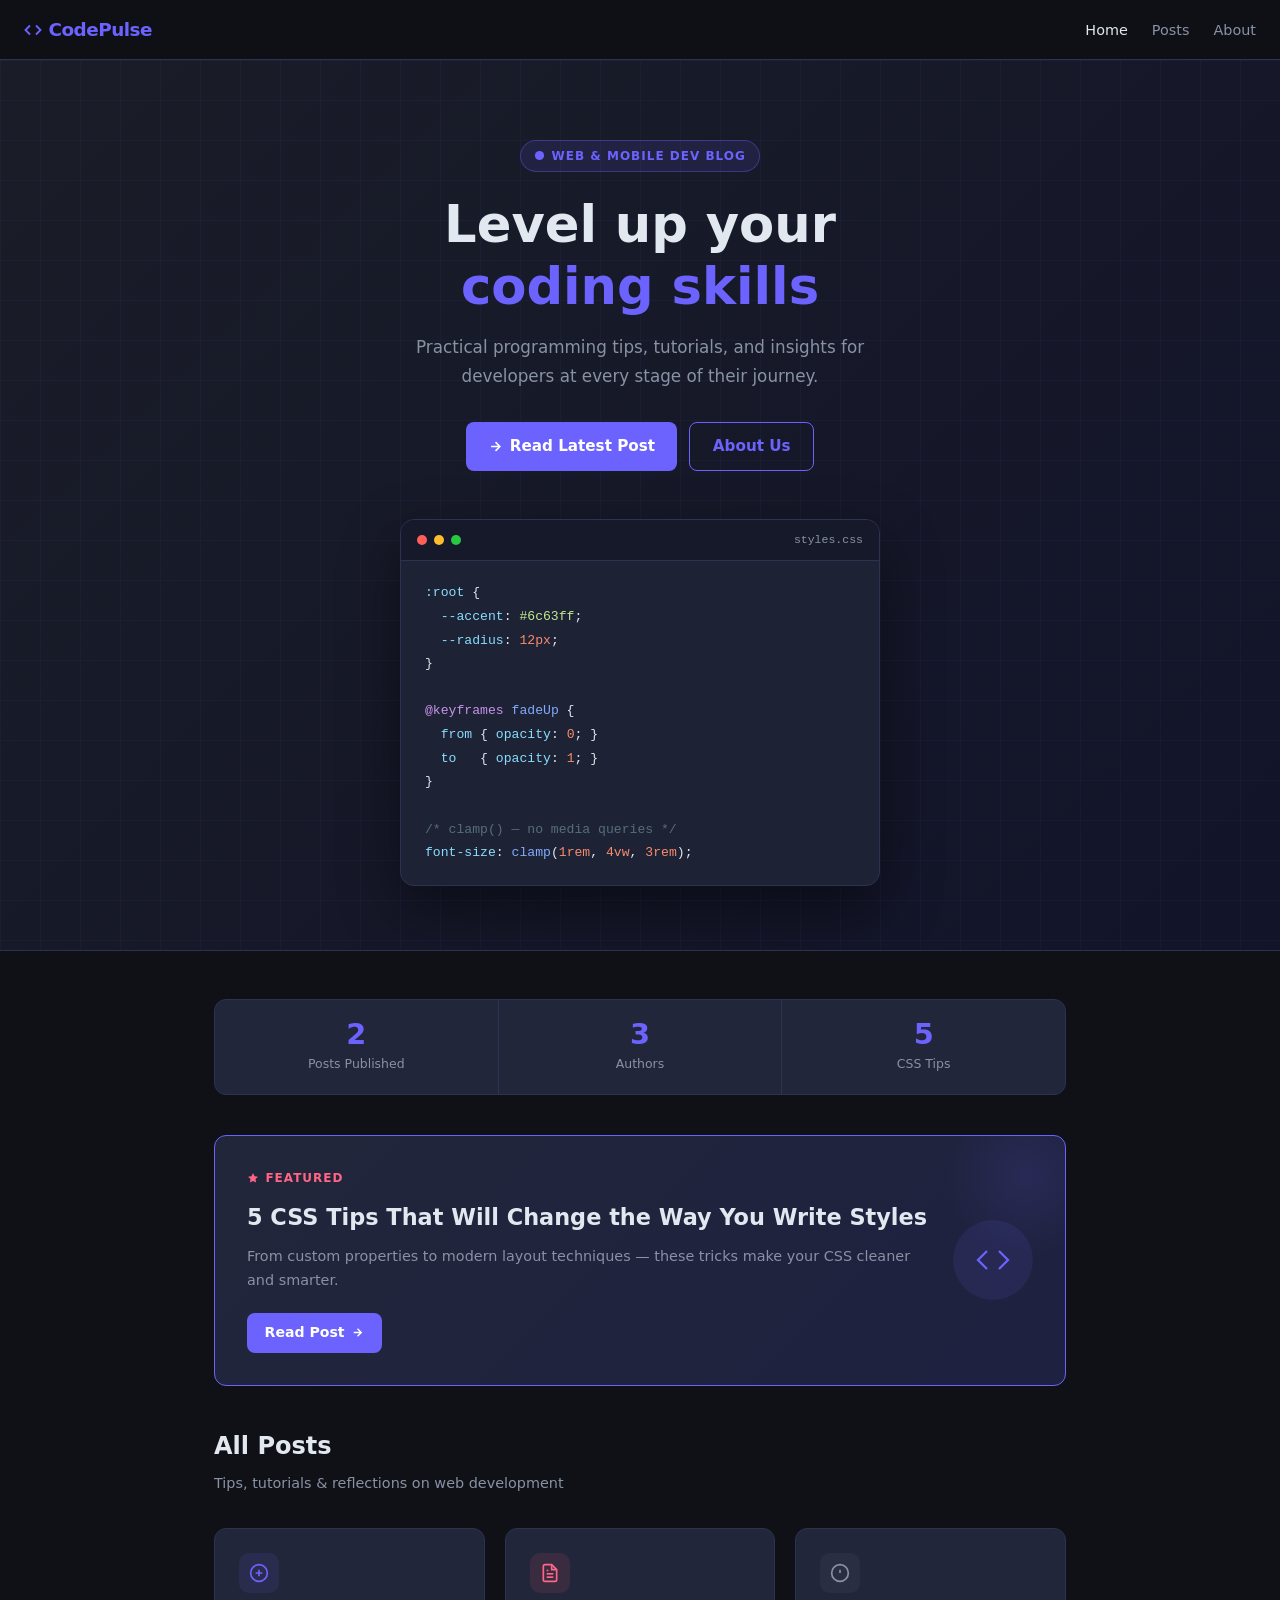
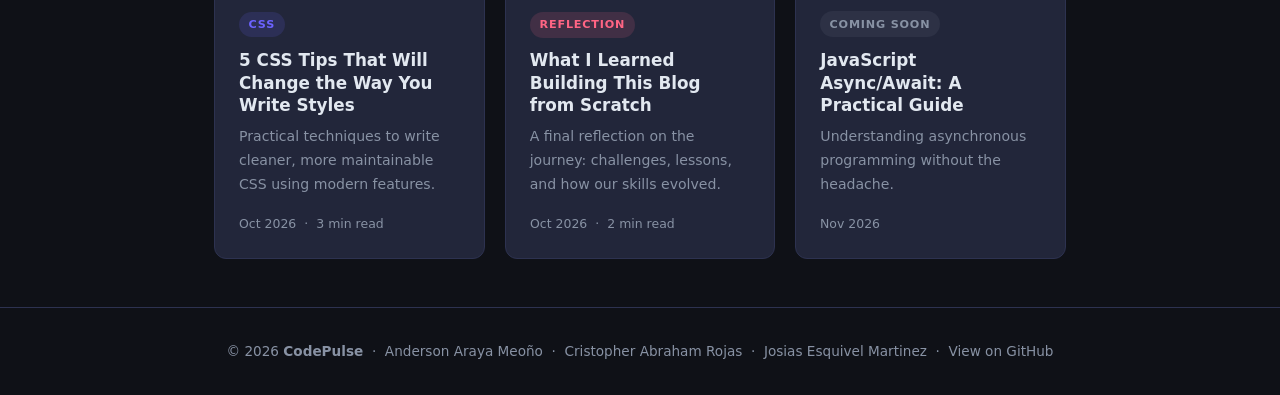
<file: index.html>
<!DOCTYPE html>
<html lang="en">
<head>
  <meta charset="UTF-8" />
  <meta name="viewport" content="width=device-width, initial-scale=1.0" />
  <title>CodePulse — Programming Tips &amp; Web Dev</title>
  <meta name="description" content="A blog about programming tips, web development tricks, and coding best practices for developers." />
  <link rel="stylesheet" href="css/style.css" />
  <link rel="icon" href="data:image/svg+xml,<svg xmlns='http://www.w3.org/2000/svg' viewBox='0 0 24 24' fill='none' stroke='%236c63ff' stroke-width='2'><polyline points='16 18 22 12 16 6'/><polyline points='8 6 2 12 8 18'/></svg>" />
</head>
<body>

  <!-- NAVBAR -->
  <nav>
    <a href="index.html" class="nav-logo" style="text-decoration:none;">
      <svg width="18" height="18" viewBox="0 0 24 24" fill="none" stroke="currentColor" stroke-width="2.5">
        <polyline points="16 18 22 12 16 6"/><polyline points="8 6 2 12 8 18"/>
      </svg>
      CodePulse
    </a>
    <ul class="nav-links">
      <li><a href="index.html" class="active">Home</a></li>
      <li><a href="posts/post1.html">Posts</a></li>
      <li><a href="about.html">About</a></li>
    </ul>
  </nav>

  <!-- HERO -->
  <section class="hero">
    <div class="hero-badge">
      <svg width="11" height="11" viewBox="0 0 24 24" fill="currentColor"><circle cx="12" cy="12" r="10"/></svg>
      Web &amp; Mobile Dev Blog
    </div>
    <h1>Level up your<br /><span>coding skills</span></h1>
    <p>Practical programming tips, tutorials, and insights for developers at every stage of their journey.</p>
    <div class="hero-btns">
      <a href="posts/post1.html" class="btn">
        <svg width="15" height="15" viewBox="0 0 24 24" fill="none" stroke="currentColor" stroke-width="2.5"><path d="M5 12h14M12 5l7 7-7 7"/></svg>
        Read Latest Post
      </a>
      <a href="about.html" class="btn btn-outline">About Us</a>
    </div>

    <!-- Animated code window -->
    <div class="hero-visual">
      <div class="code-window anim-float">
        <div class="code-window-bar">
          <span class="code-dot code-dot-r"></span>
          <span class="code-dot code-dot-y"></span>
          <span class="code-dot code-dot-g"></span>
          <span class="code-filename">styles.css</span>
        </div>
        <div class="code-body">
          <div><span class="c-prop">:root</span> {</div>
          <div>&nbsp;&nbsp;<span class="c-prop">--accent</span>: <span class="c-str">#6c63ff</span>;</div>
          <div>&nbsp;&nbsp;<span class="c-prop">--radius</span>: <span class="c-val">12px</span>;</div>
          <div>}</div>
          <div>&nbsp;</div>
          <div><span class="c-kw">@keyframes</span> <span class="c-fn">fadeUp</span> {</div>
          <div>&nbsp;&nbsp;<span class="c-prop">from</span> { <span class="c-prop">opacity</span>: <span class="c-val">0</span>; }</div>
          <div>&nbsp;&nbsp;<span class="c-prop">to</span>&nbsp;&nbsp; { <span class="c-prop">opacity</span>: <span class="c-val">1</span>; }</div>
          <div>}</div>
          <div>&nbsp;</div>
          <div><span class="c-cm">/* clamp() — no media queries */</span></div>
          <div><span class="c-prop">font-size</span>: <span class="c-fn">clamp</span>(<span class="c-val">1rem</span>, <span class="c-val">4vw</span>, <span class="c-val">3rem</span>);</div>
        </div>
      </div>
    </div>
  </section>

  <!-- MAIN -->
  <main class="container">

    <!-- STATS -->
    <div class="stats-bar">
      <div class="stat-item">
        <div class="stat-num">2</div>
        <div class="stat-label">Posts Published</div>
      </div>
      <div class="stat-item">
        <div class="stat-num">3</div>
        <div class="stat-label">Authors</div>
      </div>
      <div class="stat-item">
        <div class="stat-num">5</div>
        <div class="stat-label">CSS Tips</div>
      </div>
    </div>

    <!-- FEATURED -->
    <div class="featured">
      <div>
        <div class="featured-label">
          <svg width="12" height="12" viewBox="0 0 24 24" fill="currentColor"><path d="M12 2l3.09 6.26L22 9.27l-5 4.87 1.18 6.88L12 17.77l-6.18 3.25L7 14.14 2 9.27l6.91-1.01L12 2z"/></svg>
          Featured
        </div>
        <h2>5 CSS Tips That Will Change the Way You Write Styles</h2>
        <p style="color:var(--muted);font-size:0.9rem;margin:0.5rem 0 1.25rem;">
          From custom properties to modern layout techniques — these tricks make your CSS cleaner and smarter.
        </p>
        <a href="posts/post1.html" class="btn" style="font-size:0.88rem;padding:0.5rem 1.1rem;">
          Read Post
          <svg width="13" height="13" viewBox="0 0 24 24" fill="none" stroke="currentColor" stroke-width="2.5"><path d="M5 12h14M12 5l7 7-7 7"/></svg>
        </a>
      </div>
      <div class="featured-icon">
        <svg width="36" height="36" viewBox="0 0 24 24" fill="none" stroke="currentColor" stroke-width="1.5">
          <polyline points="16 18 22 12 16 6"/><polyline points="8 6 2 12 8 18"/>
        </svg>
      </div>
    </div>

    <!-- POSTS GRID -->
    <h2 class="section-title">All Posts</h2>
    <p class="section-sub">Tips, tutorials &amp; reflections on web development</p>

    <div class="cards-grid">

      <a href="posts/post1.html" style="text-decoration:none;color:inherit;" class="anim-fade-up delay-1">
        <div class="card">
          <div class="card-icon">
            <svg width="20" height="20" viewBox="0 0 24 24" fill="none" stroke="currentColor" stroke-width="2">
              <path d="M12 2C6.48 2 2 6.48 2 12s4.48 10 10 10 10-4.48 10-10S17.52 2 12 2z"/>
              <path d="M8 12h8M12 8v8"/>
            </svg>
          </div>
          <span class="card-tag">CSS</span>
          <h3>5 CSS Tips That Will Change the Way You Write Styles</h3>
          <p>Practical techniques to write cleaner, more maintainable CSS using modern features.</p>
          <div class="card-meta">
            <span>Oct 2026</span>
            <span>3 min read</span>
          </div>
        </div>
      </a>

      <a href="posts/post2.html" style="text-decoration:none;color:inherit;" class="anim-fade-up delay-2">
        <div class="card">
          <div class="card-icon" style="background:rgba(255,101,132,0.1);color:var(--accent2);">
            <svg width="20" height="20" viewBox="0 0 24 24" fill="none" stroke="currentColor" stroke-width="2">
              <path d="M14 2H6a2 2 0 0 0-2 2v16a2 2 0 0 0 2 2h12a2 2 0 0 0 2-2V8z"/>
              <polyline points="14 2 14 8 20 8"/><line x1="16" y1="13" x2="8" y2="13"/>
              <line x1="16" y1="17" x2="8" y2="17"/><polyline points="10 9 9 9 8 9"/>
            </svg>
          </div>
          <span class="card-tag" style="background:rgba(255,101,132,0.14);color:var(--accent2);">Reflection</span>
          <h3>What I Learned Building This Blog from Scratch</h3>
          <p>A final reflection on the journey: challenges, lessons, and how our skills evolved.</p>
          <div class="card-meta">
            <span>Oct 2026</span>
            <span>2 min read</span>
          </div>
        </div>
      </a>

      <div class="card anim-fade-up delay-3" style="opacity:0.4;cursor:default;">
        <div class="card-icon" style="background:rgba(136,146,164,0.08);color:var(--muted);">
          <svg width="20" height="20" viewBox="0 0 24 24" fill="none" stroke="currentColor" stroke-width="2">
            <circle cx="12" cy="12" r="10"/><line x1="12" y1="8" x2="12" y2="12"/>
            <line x1="12" y1="16" x2="12.01" y2="16"/>
          </svg>
        </div>
        <span class="card-tag" style="background:rgba(136,146,164,0.1);color:var(--muted);">Coming Soon</span>
        <h3>JavaScript Async/Await: A Practical Guide</h3>
        <p>Understanding asynchronous programming without the headache.</p>
        <div class="card-meta"><span>Nov 2026</span></div>
      </div>

    </div>

  </main>

  <!-- FOOTER -->
  <footer>
    <p>
      &copy; 2026 <strong>CodePulse</strong> &nbsp;&middot;&nbsp;
      Anderson Araya Meoño &nbsp;&middot;&nbsp; Cristopher Abraham Rojas &nbsp;&middot;&nbsp; Josias Esquivel Martinez
      &nbsp;&middot;&nbsp; <a href="https://github.com">View on GitHub</a>
    </p>
  </footer>

</body>
</html>
</file>
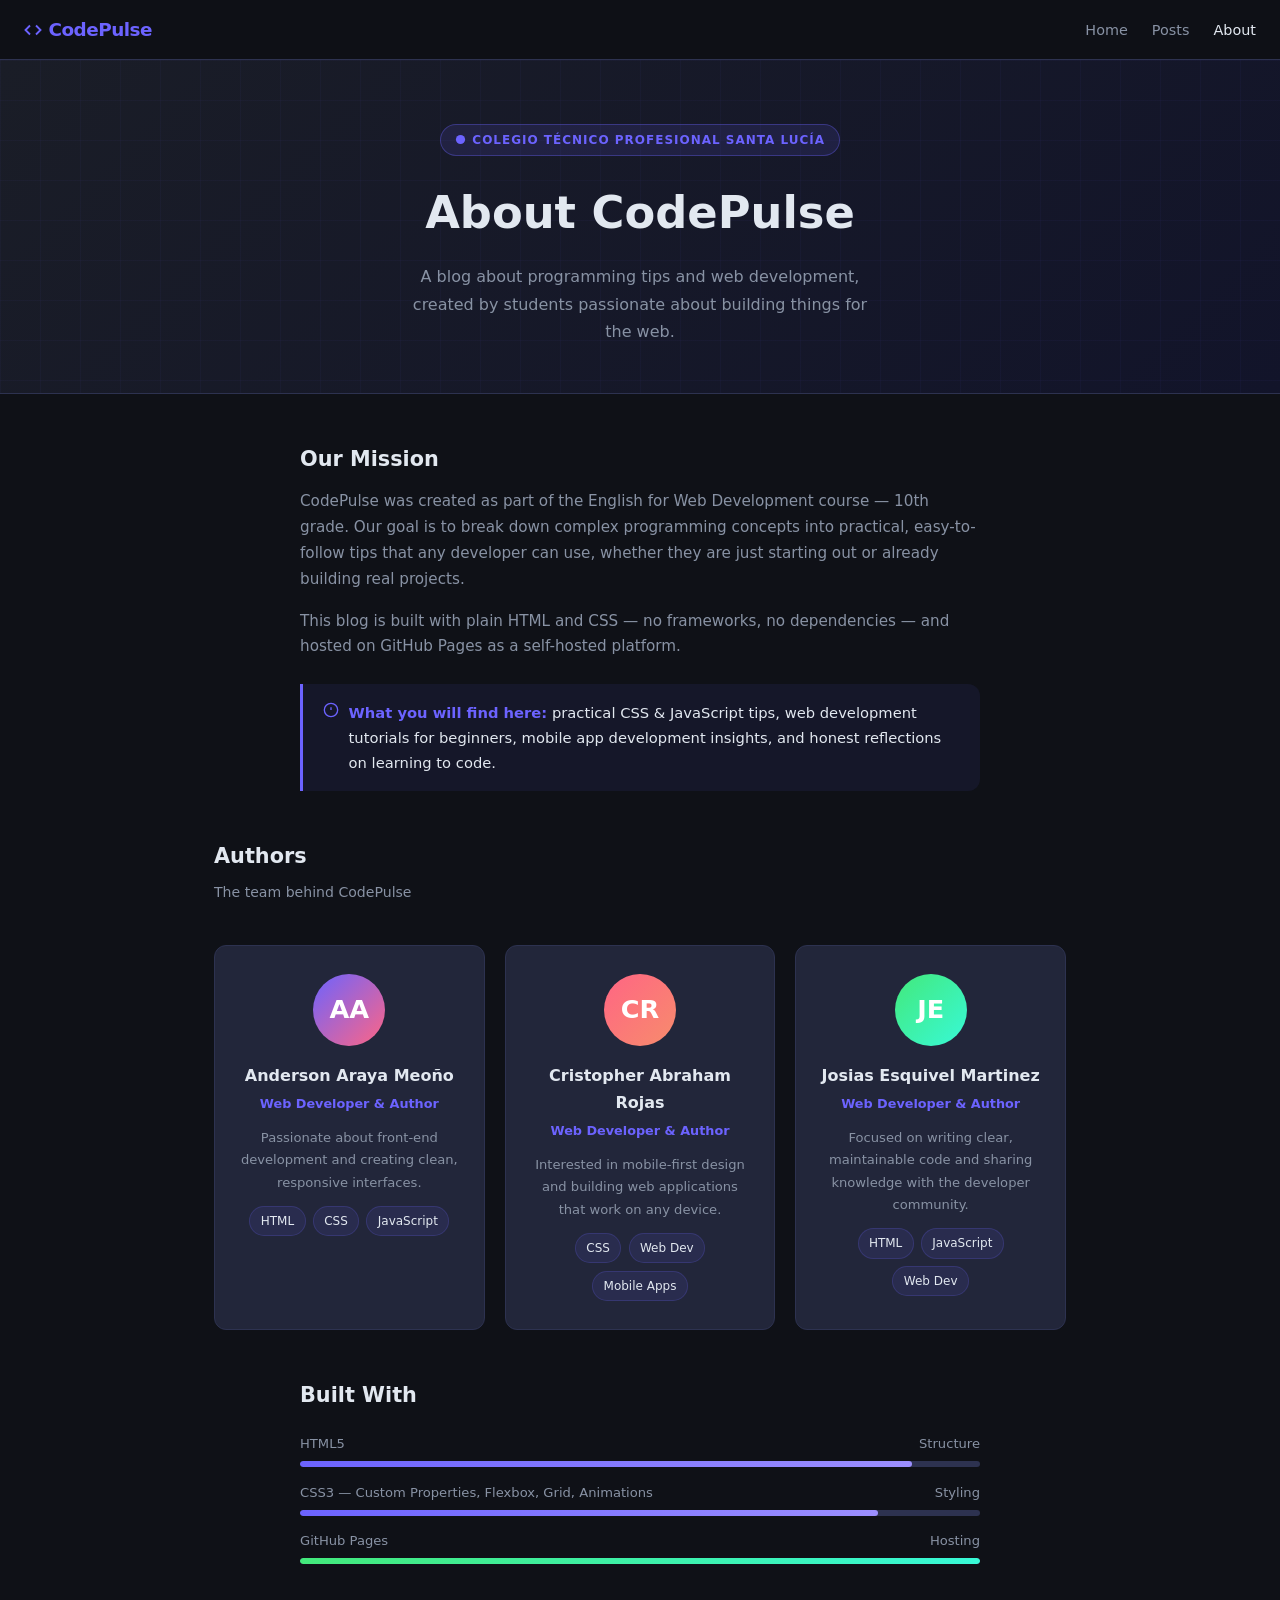
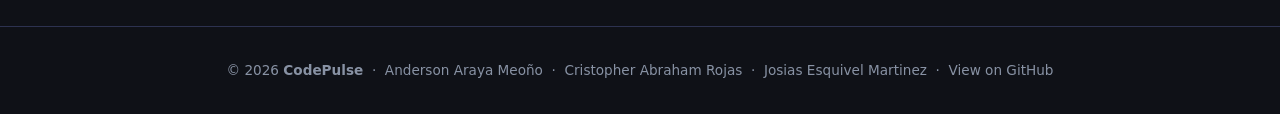
<file: about.html>
<!DOCTYPE html>
<html lang="en">
<head>
  <meta charset="UTF-8" />
  <meta name="viewport" content="width=device-width, initial-scale=1.0" />
  <title>About — CodePulse</title>
  <meta name="description" content="Meet the authors of CodePulse — a web development blog built by students at Colegio Técnico Profesional Santa Lucía." />
  <link rel="stylesheet" href="css/style.css" />
  <link rel="icon" href="data:image/svg+xml,<svg xmlns='http://www.w3.org/2000/svg' viewBox='0 0 24 24' fill='none' stroke='%236c63ff' stroke-width='2'><polyline points='16 18 22 12 16 6'/><polyline points='8 6 2 12 8 18'/></svg>" />
</head>
<body>

  <!-- NAVBAR -->
  <nav>
    <a href="index.html" class="nav-logo" style="text-decoration:none;">
      <svg width="18" height="18" viewBox="0 0 24 24" fill="none" stroke="currentColor" stroke-width="2.5">
        <polyline points="16 18 22 12 16 6"/><polyline points="8 6 2 12 8 18"/>
      </svg>
      CodePulse
    </a>
    <ul class="nav-links">
      <li><a href="index.html">Home</a></li>
      <li><a href="posts/post1.html">Posts</a></li>
      <li><a href="about.html" class="active">About</a></li>
    </ul>
  </nav>

  <!-- ABOUT HERO -->
  <div class="about-hero">
    <div class="anim-fade-up" style="max-width:600px;margin:0 auto;">
      <span class="hero-badge" style="margin-bottom:1.2rem;">
        <svg width="11" height="11" viewBox="0 0 24 24" fill="currentColor"><circle cx="12" cy="12" r="10"/></svg>
        Colegio Técnico Profesional Santa Lucía
      </span>
      <h1 style="font-size:clamp(1.8rem,4vw,2.8rem);font-weight:800;margin-bottom:0.75rem;">About CodePulse</h1>
      <p style="color:var(--muted);font-size:1rem;max-width:480px;margin:0 auto;">
        A blog about programming tips and web development, created by students passionate about building things for the web.
      </p>
    </div>
  </div>

  <!-- MAIN -->
  <main class="container">

    <!-- MISSION -->
    <div style="max-width:680px;margin:0 auto 3rem;" class="anim-fade-up delay-1">
      <h2 style="font-size:1.3rem;font-weight:700;margin-bottom:0.75rem;">Our Mission</h2>
      <p style="color:var(--muted);font-size:0.95rem;margin-bottom:1rem;">
        CodePulse was created as part of the English for Web Development course — 10th grade.
        Our goal is to break down complex programming concepts into practical, easy-to-follow tips
        that any developer can use, whether they are just starting out or already building real projects.
      </p>
      <p style="color:var(--muted);font-size:0.95rem;">
        This blog is built with plain HTML and CSS — no frameworks, no dependencies — and hosted
        on GitHub Pages as a self-hosted platform.
      </p>

      <div class="callout" style="margin-top:1.5rem;">
        <svg width="16" height="16" viewBox="0 0 24 24" fill="none" stroke="currentColor" stroke-width="2">
          <circle cx="12" cy="12" r="10"/><line x1="12" y1="8" x2="12" y2="12"/><line x1="12" y1="16" x2="12.01" y2="16"/>
        </svg>
        <div>
          <strong>What you will find here:</strong> practical CSS &amp; JavaScript tips, web development
          tutorials for beginners, mobile app development insights, and honest reflections on learning to code.
        </div>
      </div>
    </div>

    <!-- AUTHORS -->
    <h2 style="font-size:1.3rem;font-weight:700;margin-bottom:0.4rem;" class="anim-fade-up delay-2">Authors</h2>
    <p style="color:var(--muted);font-size:0.88rem;margin-bottom:1.5rem;" class="anim-fade-up delay-2">The team behind CodePulse</p>

    <div class="authors-grid">

      <div class="author-card anim-fade-up delay-2">
        <div class="author-avatar">AA</div>
        <div class="author-name">Anderson Araya Meoño</div>
        <div class="author-role">Web Developer &amp; Author</div>
        <p style="color:var(--muted);font-size:0.82rem;margin-bottom:0.75rem;">
          Passionate about front-end development and creating clean, responsive interfaces.
        </p>
        <div class="skills-list">
          <span class="skill-tag">HTML</span>
          <span class="skill-tag">CSS</span>
          <span class="skill-tag">JavaScript</span>
        </div>
      </div>

      <div class="author-card anim-fade-up delay-3">
        <div class="author-avatar" style="background:linear-gradient(135deg,#ff6584,#f78c6c);">CR</div>
        <div class="author-name">Cristopher Abraham Rojas</div>
        <div class="author-role">Web Developer &amp; Author</div>
        <p style="color:var(--muted);font-size:0.82rem;margin-bottom:0.75rem;">
          Interested in mobile-first design and building web applications that work on any device.
        </p>
        <div class="skills-list">
          <span class="skill-tag">CSS</span>
          <span class="skill-tag">Web Dev</span>
          <span class="skill-tag">Mobile Apps</span>
        </div>
      </div>

      <div class="author-card anim-fade-up delay-4">
        <div class="author-avatar" style="background:linear-gradient(135deg,#43e97b,#38f9d7);">JE</div>
        <div class="author-name">Josias Esquivel Martinez</div>
        <div class="author-role">Web Developer &amp; Author</div>
        <p style="color:var(--muted);font-size:0.82rem;margin-bottom:0.75rem;">
          Focused on writing clear, maintainable code and sharing knowledge with the developer community.
        </p>
        <div class="skills-list">
          <span class="skill-tag">HTML</span>
          <span class="skill-tag">JavaScript</span>
          <span class="skill-tag">Web Dev</span>
        </div>
      </div>

    </div>

    <!-- TECH STACK -->
    <div style="max-width:680px;margin:3rem auto 0;" class="anim-fade-up delay-5">
      <h2 style="font-size:1.3rem;font-weight:700;margin-bottom:1.25rem;">Built With</h2>

      <div class="skill-bar-wrap">
        <div class="skill-bar-label"><span>HTML5</span><span>Structure</span></div>
        <div class="skill-bar-track"><div class="skill-bar-fill" style="width:90%"></div></div>
      </div>
      <div class="skill-bar-wrap">
        <div class="skill-bar-label"><span>CSS3 — Custom Properties, Flexbox, Grid, Animations</span><span>Styling</span></div>
        <div class="skill-bar-track"><div class="skill-bar-fill" style="width:85%"></div></div>
      </div>
      <div class="skill-bar-wrap">
        <div class="skill-bar-label"><span>GitHub Pages</span><span>Hosting</span></div>
        <div class="skill-bar-track"><div class="skill-bar-fill" style="width:100%;background:linear-gradient(90deg,#43e97b,#38f9d7);"></div></div>
      </div>
    </div>

  </main>

  <!-- FOOTER -->
  <footer>
    <p>
      &copy; 2026 <strong>CodePulse</strong> &nbsp;&middot;&nbsp;
      Anderson Araya Meoño &nbsp;&middot;&nbsp; Cristopher Abraham Rojas &nbsp;&middot;&nbsp; Josias Esquivel Martinez
      &nbsp;&middot;&nbsp; <a href="https://github.com">View on GitHub</a>
    </p>
  </footer>

</body>
</html>
</file>
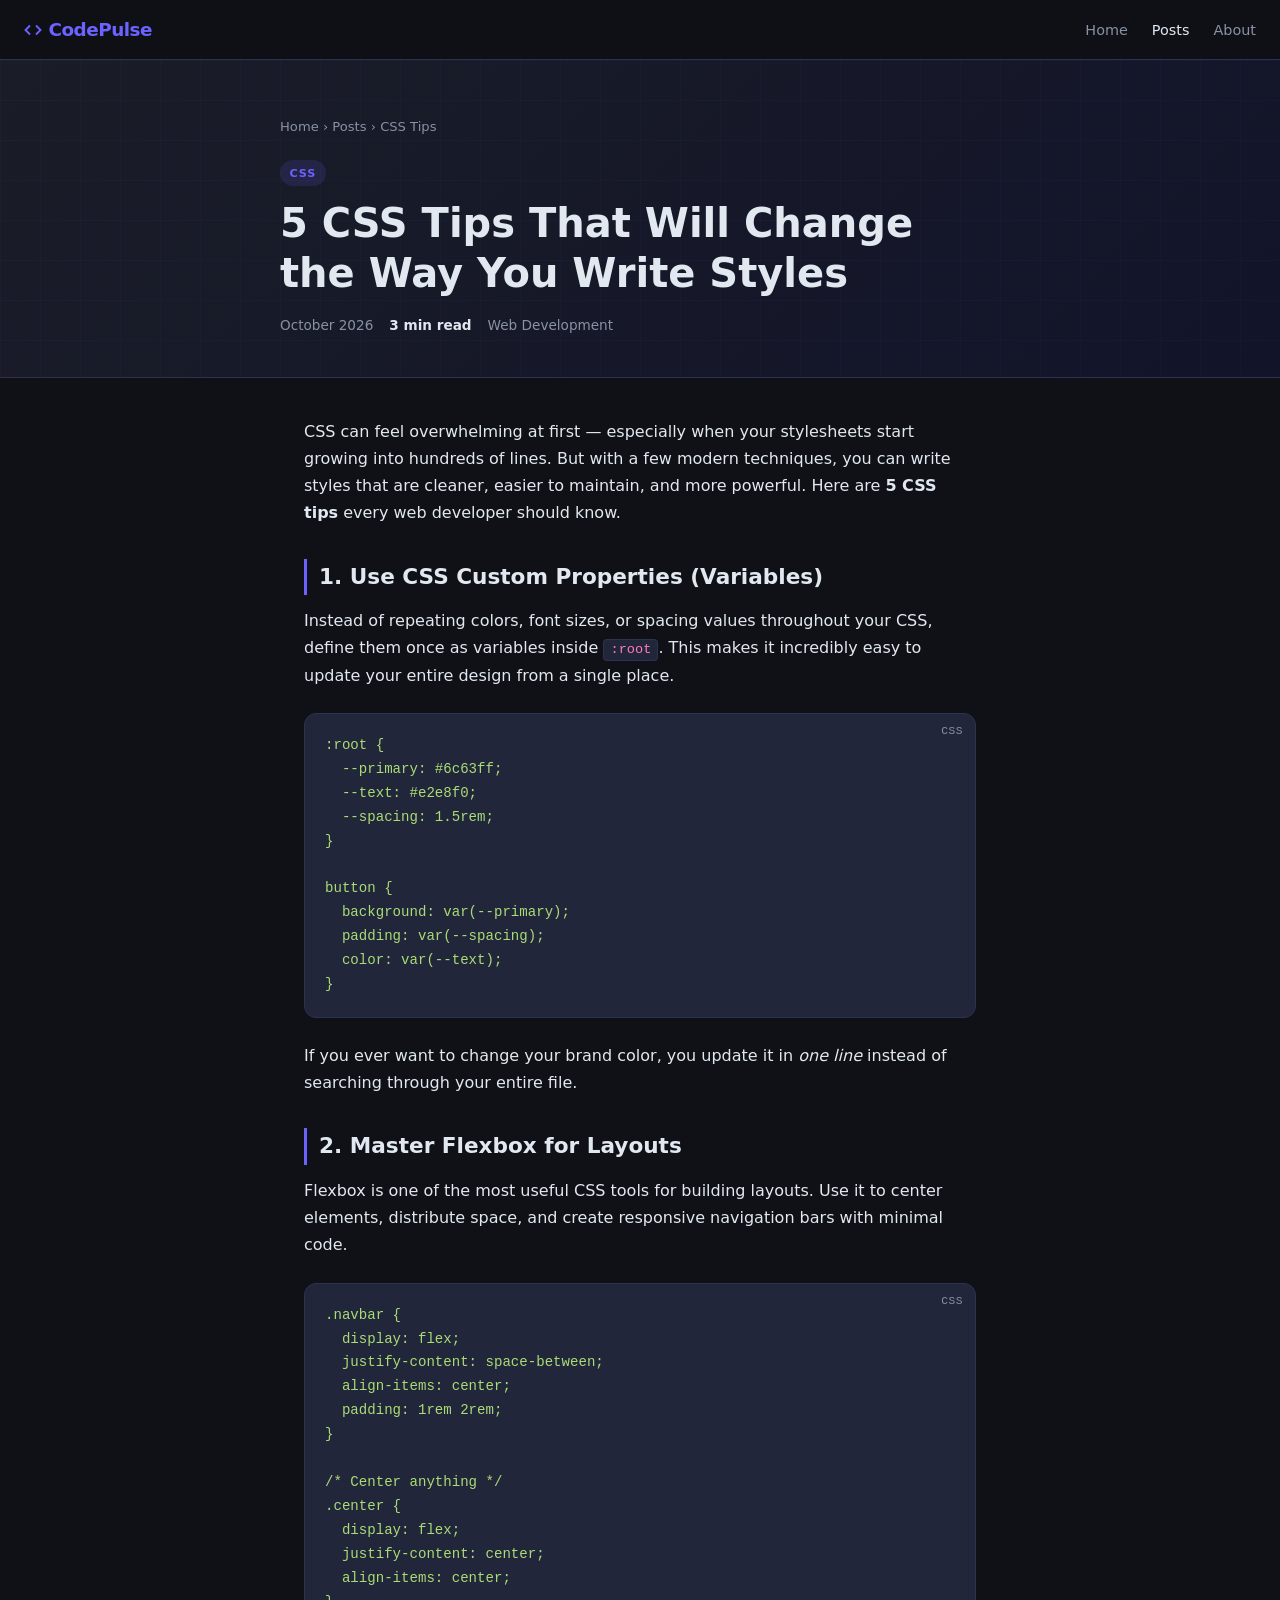
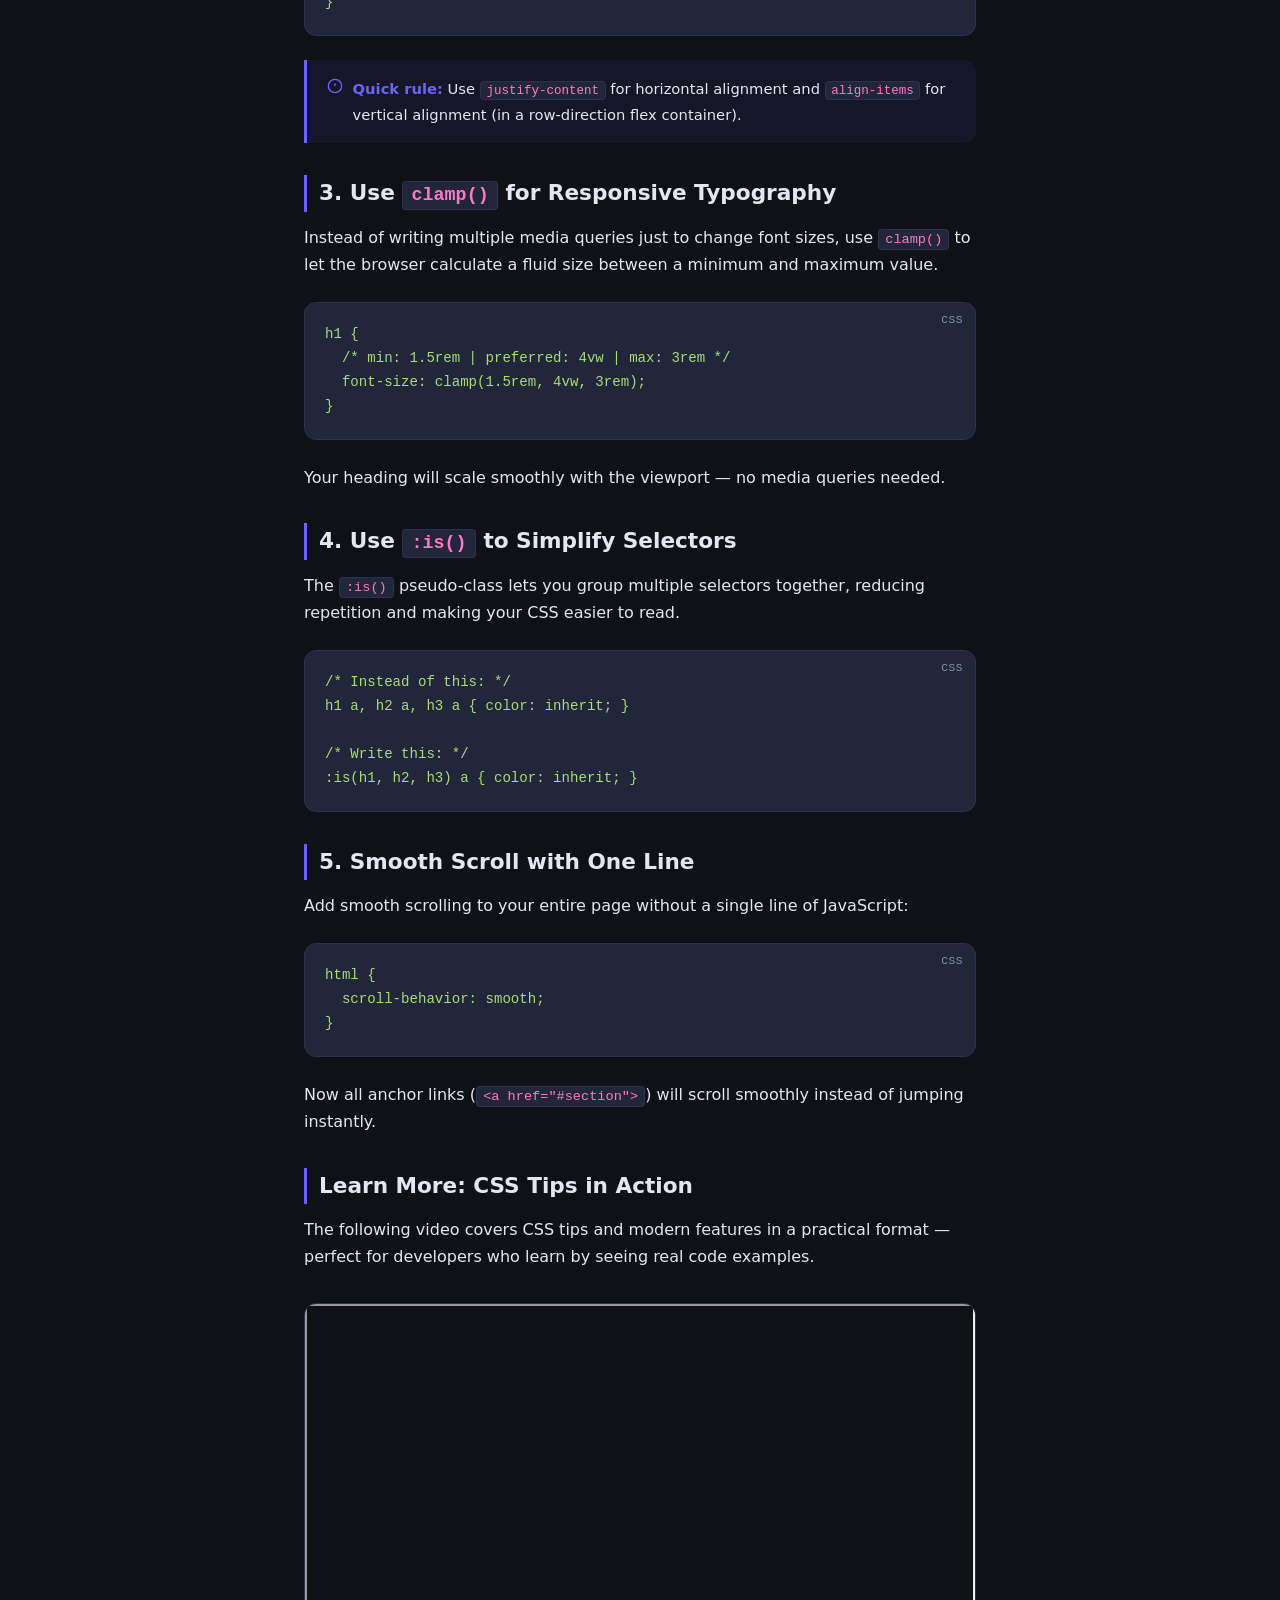
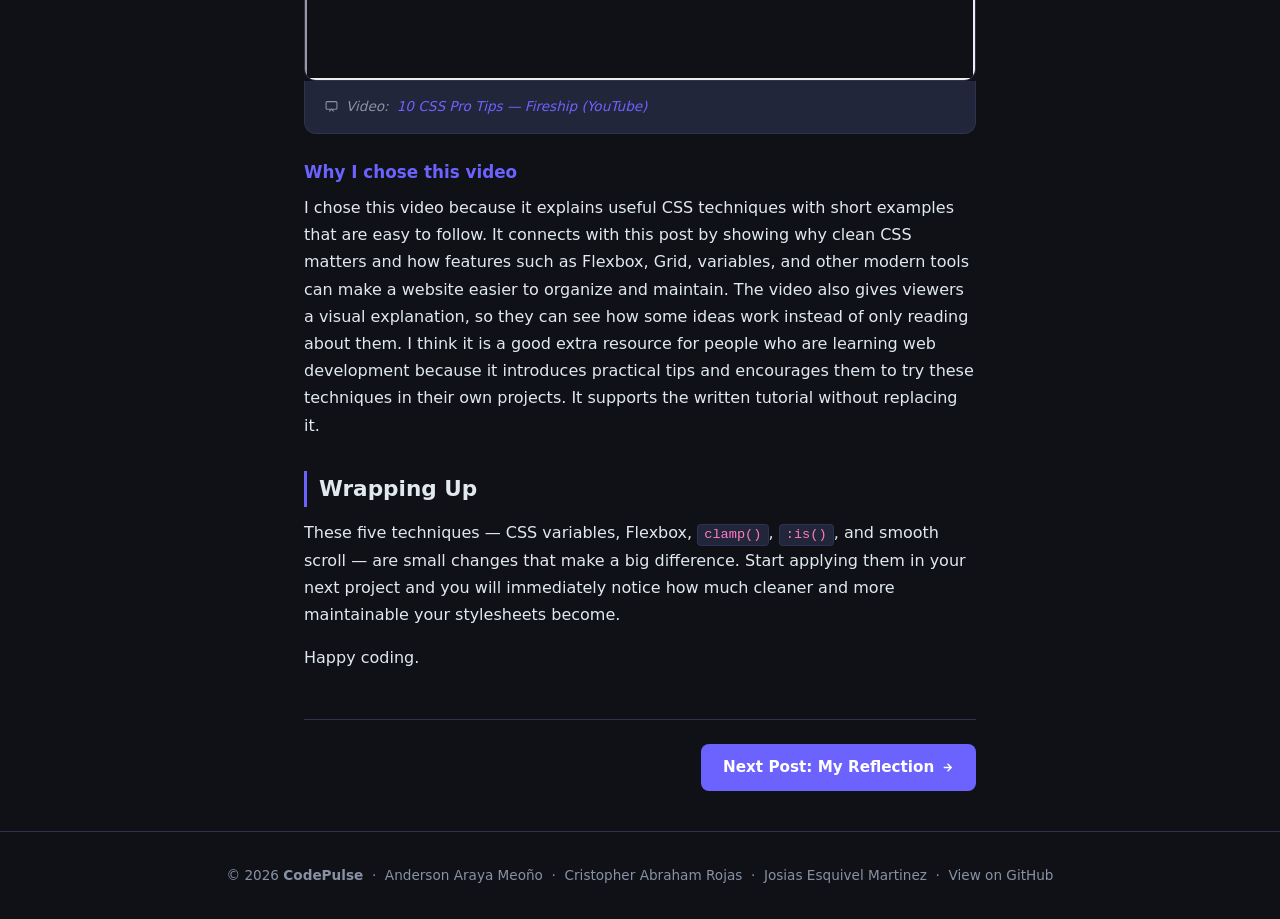
<file: posts/post1.html>
<!DOCTYPE html>
<html lang="en">
<head>
  <meta charset="UTF-8" />
  <meta name="viewport" content="width=device-width, initial-scale=1.0" />
  <title>5 CSS Tips — CodePulse</title>
  <meta name="description" content="5 practical CSS tips that will make your stylesheets cleaner and more powerful." />
  <link rel="stylesheet" href="../css/style.css" />
  <link rel="icon" href="data:image/svg+xml,<svg xmlns='http://www.w3.org/2000/svg' viewBox='0 0 24 24' fill='none' stroke='%236c63ff' stroke-width='2'><polyline points='16 18 22 12 16 6'/><polyline points='8 6 2 12 8 18'/></svg>" />
</head>
<body>

  <!-- NAVBAR -->
  <nav>
    <a href="../index.html" class="nav-logo" style="text-decoration:none;">
      <svg width="18" height="18" viewBox="0 0 24 24" fill="none" stroke="currentColor" stroke-width="2.5">
        <polyline points="16 18 22 12 16 6"/><polyline points="8 6 2 12 8 18"/>
      </svg>
      CodePulse
    </a>
    <ul class="nav-links">
      <li><a href="../index.html">Home</a></li>
      <li><a href="post1.html" class="active">Posts</a></li>
      <li><a href="../about.html">About</a></li>
    </ul>
  </nav>

  <!-- POST HEADER -->
  <div class="post-header">
    <div style="max-width:720px;margin:0 auto;">
      <p class="breadcrumb"><a href="../index.html">Home</a> &rsaquo; <a href="../index.html">Posts</a> &rsaquo; CSS Tips</p>
      <span class="card-tag">CSS</span>
      <h1>5 CSS Tips That Will Change the Way You Write Styles</h1>
      <div class="post-meta">
        <span>October 2026</span>
        <span><strong>3 min read</strong></span>
        <span>Web Development</span>
      </div>
    </div>
  </div>

  <!-- POST CONTENT -->
  <article class="post-content">

    <p>
      CSS can feel overwhelming at first — especially when your stylesheets start growing into
      hundreds of lines. But with a few modern techniques, you can write styles that are cleaner,
      easier to maintain, and more powerful. Here are <strong>5 CSS tips</strong> every web
      developer should know.
    </p>

    <!-- TIP 1 -->
    <h2>1. Use CSS Custom Properties (Variables)</h2>
    <p>
      Instead of repeating colors, font sizes, or spacing values throughout your CSS, define them
      once as variables inside <code>:root</code>. This makes it incredibly easy to update your
      entire design from a single place.
    </p>
    <pre data-lang="css"><code>:root {
  --primary: #6c63ff;
  --text: #e2e8f0;
  --spacing: 1.5rem;
}

button {
  background: var(--primary);
  padding: var(--spacing);
  color: var(--text);
}</code></pre>
    <p>
      If you ever want to change your brand color, you update it in <em>one line</em> instead of
      searching through your entire file.
    </p>

    <!-- TIP 2 -->
    <h2>2. Master Flexbox for Layouts</h2>
    <p>
      Flexbox is one of the most useful CSS tools for building layouts. Use it to center elements,
      distribute space, and create responsive navigation bars with minimal code.
    </p>
    <pre data-lang="css"><code>.navbar {
  display: flex;
  justify-content: space-between;
  align-items: center;
  padding: 1rem 2rem;
}

/* Center anything */
.center {
  display: flex;
  justify-content: center;
  align-items: center;
}</code></pre>

    <div class="callout">
      <svg width="16" height="16" viewBox="0 0 24 24" fill="none" stroke="currentColor" stroke-width="2">
        <circle cx="12" cy="12" r="10"/><line x1="12" y1="8" x2="12" y2="12"/><line x1="12" y1="16" x2="12.01" y2="16"/>
      </svg>
      <div>
        <strong>Quick rule:</strong> Use <code>justify-content</code> for horizontal alignment
        and <code>align-items</code> for vertical alignment (in a row-direction flex container).
      </div>
    </div>

    <!-- TIP 3 -->
    <h2>3. Use <code>clamp()</code> for Responsive Typography</h2>
    <p>
      Instead of writing multiple media queries just to change font sizes, use <code>clamp()</code>
      to let the browser calculate a fluid size between a minimum and maximum value.
    </p>
    <pre data-lang="css"><code>h1 {
  /* min: 1.5rem | preferred: 4vw | max: 3rem */
  font-size: clamp(1.5rem, 4vw, 3rem);
}</code></pre>
    <p>
      Your heading will scale smoothly with the viewport — no media queries needed.
    </p>

    <!-- TIP 4 -->
    <h2>4. Use <code>:is()</code> to Simplify Selectors</h2>
    <p>
      The <code>:is()</code> pseudo-class lets you group multiple selectors together, reducing
      repetition and making your CSS easier to read.
    </p>
    <pre data-lang="css"><code>/* Instead of this: */
h1 a, h2 a, h3 a { color: inherit; }

/* Write this: */
:is(h1, h2, h3) a { color: inherit; }</code></pre>

    <!-- TIP 5 -->
    <h2>5. Smooth Scroll with One Line</h2>
    <p>
      Add smooth scrolling to your entire page without a single line of JavaScript:
    </p>
    <pre data-lang="css"><code>html {
  scroll-behavior: smooth;
}</code></pre>
    <p>
      Now all anchor links (<code>&lt;a href="#section"&gt;</code>) will scroll smoothly instead
      of jumping instantly.
    </p>

    <!-- VIDEO SECTION -->
    <h2>Learn More: CSS Tips in Action</h2>
    <p>
      The following video covers CSS tips and modern features in a practical format — perfect for
      developers who learn by seeing real code examples.
    </p>

    <!-- EMBEDDED VIDEO -->
    <div class="video-wrap">
      <iframe
        src="https://www.youtube-nocookie.com/embed/Qhaz36TZG5Y"
        title="10 CSS Pro Tips - Fireship"
        loading="lazy"
        referrerpolicy="strict-origin-when-cross-origin"
        allow="accelerometer; autoplay; clipboard-write; encrypted-media; gyroscope; picture-in-picture; web-share"
        allowfullscreen>
      </iframe>
    </div>
    <div class="video-caption">
      <svg width="13" height="13" viewBox="0 0 24 24" fill="none" stroke="currentColor" stroke-width="2">
        <rect x="2" y="3" width="20" height="14" rx="2" ry="2"/><polyline points="8 21 12 17 16 21"/>
      </svg>
      Video: <a href="https://www.youtube.com/watch?v=Qhaz36TZG5Y" target="_blank" rel="noopener noreferrer">10 CSS Pro Tips — Fireship (YouTube)</a>
    </div>

    <h3>Why I chose this video</h3>
    <p>
      I chose this video because it explains useful CSS techniques with short examples that are easy to follow. It connects with this post by showing why clean CSS matters and how features such as Flexbox, Grid, variables, and other modern tools can make a website easier to organize and maintain. The video also gives viewers a visual explanation, so they can see how some ideas work instead of only reading about them. I think it is a good extra resource for people who are learning web development because it introduces practical tips and encourages them to try these techniques in their own projects. It supports the written tutorial without replacing it.
    </p>

    <!-- CONCLUSION -->
    <h2>Wrapping Up</h2>
    <p>
      These five techniques — CSS variables, Flexbox, <code>clamp()</code>, <code>:is()</code>,
      and smooth scroll — are small changes that make a big difference. Start applying them in
      your next project and you will immediately notice how much cleaner and more maintainable
      your stylesheets become.
    </p>
    <p>
      Happy coding.
    </p>

    <!-- NAV BETWEEN POSTS -->
    <div style="display:flex;justify-content:flex-end;margin-top:3rem;padding-top:1.5rem;border-top:1px solid var(--border);">
      <a href="post2.html" class="btn">
        Next Post: My Reflection
        <svg width="13" height="13" viewBox="0 0 24 24" fill="none" stroke="currentColor" stroke-width="2.5"><path d="M5 12h14M12 5l7 7-7 7"/></svg>
      </a>
    </div>

  </article>

  <!-- FOOTER -->
  <footer>
    <p>
      &copy; 2026 <strong>CodePulse</strong> &nbsp;&middot;&nbsp;
      Anderson Araya Meoño &nbsp;&middot;&nbsp; Cristopher Abraham Rojas &nbsp;&middot;&nbsp; Josias Esquivel Martinez
      &nbsp;&middot;&nbsp; <a href="https://github.com">View on GitHub</a>
    </p>
  </footer>

</body>
</html>
</file>
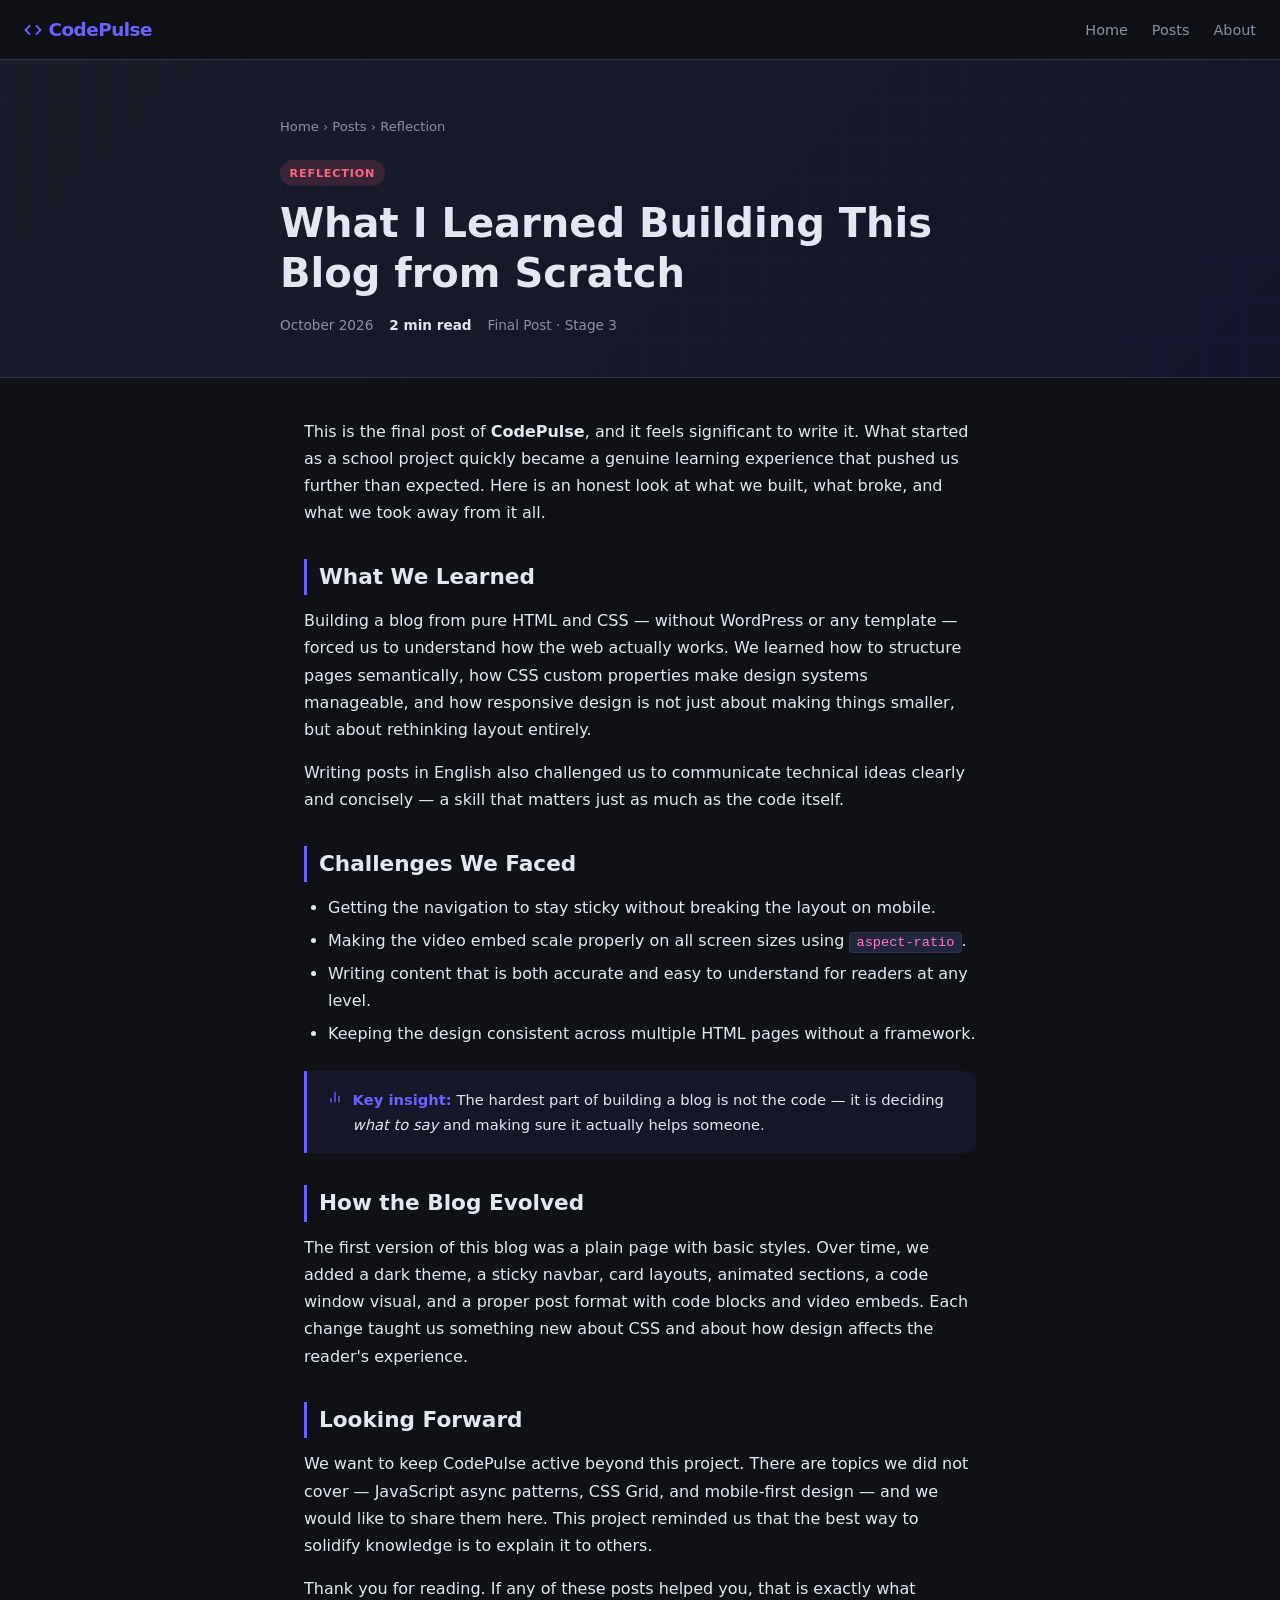
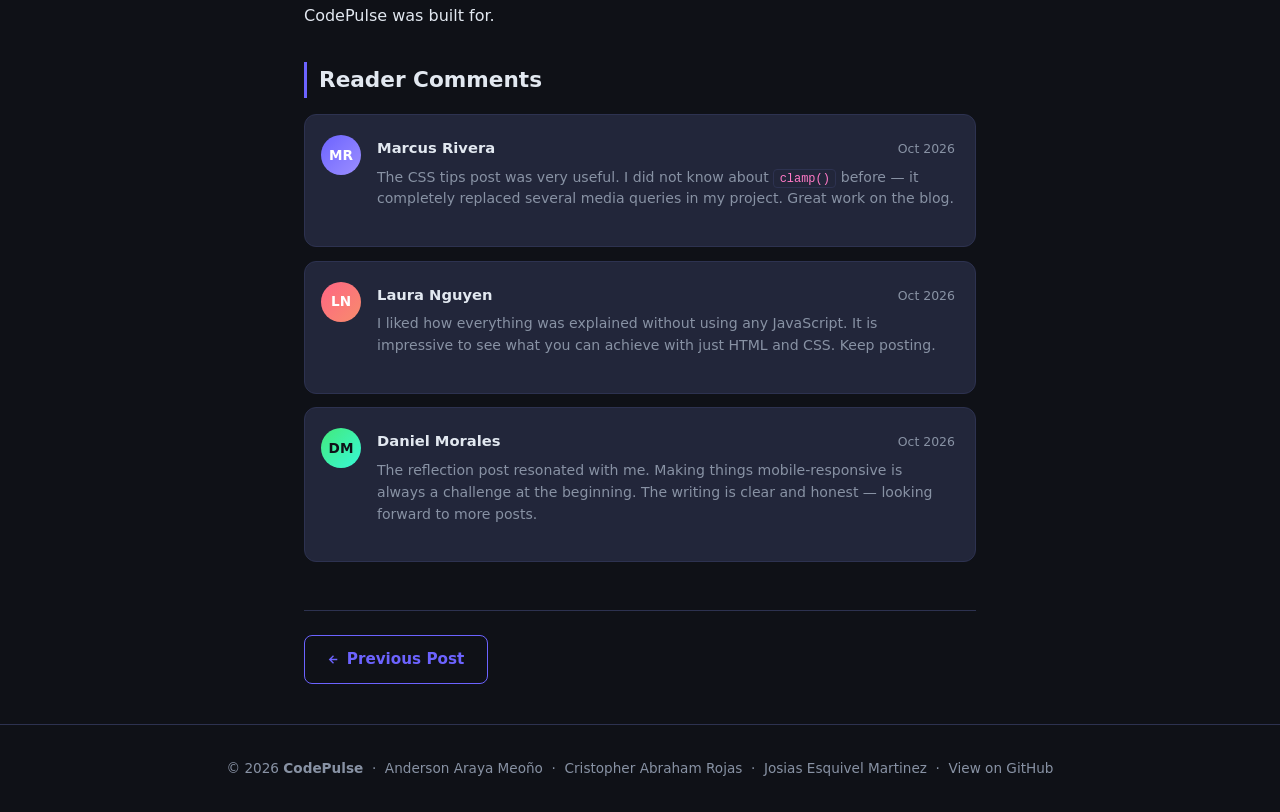
<file: posts/post2.html>
<!DOCTYPE html>
<html lang="en">
<head>
  <meta charset="UTF-8" />
  <meta name="viewport" content="width=device-width, initial-scale=1.0" />
  <title>Final Reflection — CodePulse</title>
  <meta name="description" content="A final reflection on building CodePulse from scratch and what we learned along the way." />
  <link rel="stylesheet" href="../css/style.css" />
  <link rel="icon" href="data:image/svg+xml,<svg xmlns='http://www.w3.org/2000/svg' viewBox='0 0 24 24' fill='none' stroke='%236c63ff' stroke-width='2'><polyline points='16 18 22 12 16 6'/><polyline points='8 6 2 12 8 18'/></svg>" />
</head>
<body>

  <!-- NAVBAR -->
  <nav>
    <a href="../index.html" class="nav-logo" style="text-decoration:none;">
      <svg width="18" height="18" viewBox="0 0 24 24" fill="none" stroke="currentColor" stroke-width="2.5">
        <polyline points="16 18 22 12 16 6"/><polyline points="8 6 2 12 8 18"/>
      </svg>
      CodePulse
    </a>
    <ul class="nav-links">
      <li><a href="../index.html">Home</a></li>
      <li><a href="post1.html">Posts</a></li>
      <li><a href="../about.html">About</a></li>
    </ul>
  </nav>

  <!-- POST HEADER -->
  <div class="post-header">
    <div style="max-width:720px;margin:0 auto;">
      <p class="breadcrumb"><a href="../index.html">Home</a> &rsaquo; <a href="../index.html">Posts</a> &rsaquo; Reflection</p>
      <span class="card-tag" style="background:rgba(255,101,132,0.14);color:var(--accent2);">Reflection</span>
      <h1>What I Learned Building This Blog from Scratch</h1>
      <div class="post-meta">
        <span>October 2026</span>
        <span><strong>2 min read</strong></span>
        <span>Final Post &middot; Stage 3</span>
      </div>
    </div>
  </div>

  <!-- POST CONTENT -->
  <article class="post-content">

    <p>
      This is the final post of <strong>CodePulse</strong>, and it feels significant to write it.
      What started as a school project quickly became a genuine learning experience that pushed us
      further than expected. Here is an honest look at what we built, what broke, and what we
      took away from it all.
    </p>

    <h2>What We Learned</h2>
    <p>
      Building a blog from pure HTML and CSS — without WordPress or any template — forced us to
      understand how the web actually works. We learned how to structure pages semantically, how
      CSS custom properties make design systems manageable, and how responsive design is not
      just about making things smaller, but about rethinking layout entirely.
    </p>
    <p>
      Writing posts in English also challenged us to communicate technical ideas clearly and
      concisely — a skill that matters just as much as the code itself.
    </p>

    <h2>Challenges We Faced</h2>
    <ul>
      <li>Getting the navigation to stay sticky without breaking the layout on mobile.</li>
      <li>Making the video embed scale properly on all screen sizes using <code>aspect-ratio</code>.</li>
      <li>Writing content that is both accurate and easy to understand for readers at any level.</li>
      <li>Keeping the design consistent across multiple HTML pages without a framework.</li>
    </ul>

    <div class="callout">
      <svg width="16" height="16" viewBox="0 0 24 24" fill="none" stroke="currentColor" stroke-width="2">
        <path d="M18 20V10M12 20V4M6 20v-6"/>
      </svg>
      <div>
        <strong>Key insight:</strong> The hardest part of building a blog is not the code — it is
        deciding <em>what to say</em> and making sure it actually helps someone.
      </div>
    </div>

    <h2>How the Blog Evolved</h2>
    <p>
      The first version of this blog was a plain page with basic styles. Over time, we added a
      dark theme, a sticky navbar, card layouts, animated sections, a code window visual, and a
      proper post format with code blocks and video embeds. Each change taught us something new
      about CSS and about how design affects the reader's experience.
    </p>

    <h2>Looking Forward</h2>
    <p>
      We want to keep CodePulse active beyond this project. There are topics we did not cover —
      JavaScript async patterns, CSS Grid, and mobile-first design — and we would like to share
      them here. This project reminded us that the best way to solidify knowledge is to explain it
      to others.
    </p>
    <p>
      Thank you for reading. If any of these posts helped you, that is exactly what CodePulse was
      built for.
    </p>

    <!-- READER COMMENTS -->
    <h2>Reader Comments</h2>

    <div style="display:flex;flex-direction:column;gap:0.85rem;margin-top:1rem;">

      <div class="comment-card anim-fade-up delay-1">
        <div class="comment-avatar" style="background:linear-gradient(135deg,#6c63ff,#9c8fff);">MR</div>
        <div class="comment-body">
          <div class="comment-header">
            <span class="comment-name">Marcus Rivera</span>
            <span class="comment-date">Oct 2026</span>
          </div>
          <p class="comment-text">
            The CSS tips post was very useful. I did not know about <code>clamp()</code> before — it
            completely replaced several media queries in my project. Great work on the blog.
          </p>
        </div>
      </div>

      <div class="comment-card anim-fade-up delay-2">
        <div class="comment-avatar" style="background:linear-gradient(135deg,#ff6584,#f78c6c);">LN</div>
        <div class="comment-body">
          <div class="comment-header">
            <span class="comment-name">Laura Nguyen</span>
            <span class="comment-date">Oct 2026</span>
          </div>
          <p class="comment-text">
            I liked how everything was explained without using any JavaScript. It is impressive to see
            what you can achieve with just HTML and CSS. Keep posting.
          </p>
        </div>
      </div>

      <div class="comment-card anim-fade-up delay-3">
        <div class="comment-avatar" style="background:linear-gradient(135deg,#43e97b,#38f9d7);color:#0f1117;">DM</div>
        <div class="comment-body">
          <div class="comment-header">
            <span class="comment-name">Daniel Morales</span>
            <span class="comment-date">Oct 2026</span>
          </div>
          <p class="comment-text">
            The reflection post resonated with me. Making things mobile-responsive is always a
            challenge at the beginning. The writing is clear and honest — looking forward to more posts.
          </p>
        </div>
      </div>

    </div>

    <!-- NAV BETWEEN POSTS -->
    <div style="display:flex;justify-content:flex-start;margin-top:3rem;padding-top:1.5rem;border-top:1px solid var(--border);">
      <a href="post1.html" class="btn btn-outline">
        <svg width="13" height="13" viewBox="0 0 24 24" fill="none" stroke="currentColor" stroke-width="2.5"><path d="M19 12H5M12 19l-7-7 7-7"/></svg>
        Previous Post
      </a>
    </div>

  </article>

  <!-- FOOTER -->
  <footer>
    <p>
      &copy; 2026 <strong>CodePulse</strong> &nbsp;&middot;&nbsp;
      Anderson Araya Meoño &nbsp;&middot;&nbsp; Cristopher Abraham Rojas &nbsp;&middot;&nbsp; Josias Esquivel Martinez
      &nbsp;&middot;&nbsp; <a href="https://github.com">View on GitHub</a>
    </p>
  </footer>

</body>
</html>
</file>
<file: css/style.css>
/* ===== RESET & BASE ===== */
*, *::before, *::after { box-sizing: border-box; margin: 0; padding: 0; }

:root {
  --bg: #0f1117;
  --surface: #1a1d27;
  --card: #22263a;
  --accent: #6c63ff;
  --accent2: #ff6584;
  --text: #e2e8f0;
  --muted: #8892a4;
  --border: #2d3250;
  --radius: 12px;
  --font: 'Segoe UI', system-ui, sans-serif;
}

html { scroll-behavior: smooth; }

body {
  background: var(--bg);
  color: var(--text);
  font-family: var(--font);
  line-height: 1.7;
  min-height: 100vh;
}

a { color: var(--accent); text-decoration: none; }
a:hover { text-decoration: underline; }
img { max-width: 100%; }

/* ===== ANIMATIONS ===== */
@keyframes fadeUp {
  from { opacity: 0; transform: translateY(24px); }
  to   { opacity: 1; transform: translateY(0); }
}

@keyframes fadeIn {
  from { opacity: 0; }
  to   { opacity: 1; }
}

@keyframes pulse-ring {
  0%   { box-shadow: 0 0 0 0 rgba(108,99,255,0.35); }
  70%  { box-shadow: 0 0 0 14px rgba(108,99,255,0); }
  100% { box-shadow: 0 0 0 0 rgba(108,99,255,0); }
}

@keyframes float {
  0%, 100% { transform: translateY(0px); }
  50%       { transform: translateY(-8px); }
}

@keyframes shimmer {
  0%   { background-position: -400px 0; }
  100% { background-position: 400px 0; }
}

@keyframes spin-slow {
  from { transform: rotate(0deg); }
  to   { transform: rotate(360deg); }
}

@keyframes slideInLeft {
  from { opacity: 0; transform: translateX(-20px); }
  to   { opacity: 1; transform: translateX(0); }
}

@keyframes barGrow {
  from { width: 0; }
}

.anim-fade-up   { animation: fadeUp 0.6s ease both; }
.anim-fade-in   { animation: fadeIn 0.5s ease both; }
.anim-float     { animation: float 3.5s ease-in-out infinite; }

.delay-1 { animation-delay: 0.1s; }
.delay-2 { animation-delay: 0.2s; }
.delay-3 { animation-delay: 0.3s; }
.delay-4 { animation-delay: 0.4s; }
.delay-5 { animation-delay: 0.5s; }

/* ===== NAVBAR ===== */
nav {
  position: sticky;
  top: 0;
  z-index: 100;
  background: rgba(15,17,23,0.92);
  backdrop-filter: blur(12px);
  border-bottom: 1px solid var(--border);
  padding: 0 1.5rem;
  display: flex;
  align-items: center;
  justify-content: space-between;
  height: 60px;
}

.nav-logo {
  font-size: 1.15rem;
  font-weight: 700;
  color: var(--accent);
  letter-spacing: -0.5px;
  display: flex;
  align-items: center;
  gap: 0.4rem;
}

.nav-logo svg { flex-shrink: 0; }

.nav-links {
  display: flex;
  gap: 1.5rem;
  list-style: none;
}

.nav-links a {
  color: var(--muted);
  font-size: 0.9rem;
  font-weight: 500;
  transition: color 0.2s;
}

.nav-links a:hover,
.nav-links a.active { color: var(--text); text-decoration: none; }

/* ===== HERO ===== */
.hero {
  background: linear-gradient(135deg, #1a1d27 0%, #12142a 100%);
  border-bottom: 1px solid var(--border);
  padding: 5rem 1.5rem 4rem;
  text-align: center;
  position: relative;
  overflow: hidden;
}

/* decorative grid lines */
.hero::before {
  content: '';
  position: absolute;
  inset: 0;
  background-image:
    linear-gradient(rgba(108,99,255,0.05) 1px, transparent 1px),
    linear-gradient(90deg, rgba(108,99,255,0.05) 1px, transparent 1px);
  background-size: 40px 40px;
  pointer-events: none;
}

.hero-badge {
  display: inline-flex;
  align-items: center;
  gap: 0.4rem;
  background: rgba(108,99,255,0.12);
  border: 1px solid rgba(108,99,255,0.35);
  color: var(--accent);
  font-size: 0.75rem;
  font-weight: 600;
  letter-spacing: 1px;
  text-transform: uppercase;
  padding: 0.3rem 0.85rem;
  border-radius: 100px;
  margin-bottom: 1.4rem;
  animation: fadeUp 0.5s ease both;
}

.hero h1 {
  font-size: clamp(2rem, 5vw, 3.2rem);
  font-weight: 800;
  line-height: 1.2;
  margin-bottom: 1rem;
  animation: fadeUp 0.6s ease 0.1s both;
}

.hero h1 span { color: var(--accent); }

.hero p {
  color: var(--muted);
  font-size: 1.05rem;
  max-width: 520px;
  margin: 0 auto 2rem;
  animation: fadeUp 0.6s ease 0.2s both;
}

.hero-btns {
  display: flex;
  gap: 0.75rem;
  justify-content: center;
  flex-wrap: wrap;
  animation: fadeUp 0.6s ease 0.3s both;
}

.btn {
  display: inline-flex;
  align-items: center;
  gap: 0.4rem;
  background: var(--accent);
  color: #fff;
  padding: 0.65rem 1.4rem;
  border-radius: 8px;
  font-weight: 600;
  font-size: 0.95rem;
  transition: opacity 0.2s, transform 0.2s;
}

.btn:hover { opacity: 0.88; transform: translateY(-2px); text-decoration: none; }

.btn-outline {
  background: transparent;
  border: 1.5px solid var(--accent);
  color: var(--accent);
}

/* ===== HERO VISUAL ===== */
.hero-visual {
  margin: 3rem auto 0;
  max-width: 480px;
  animation: fadeUp 0.7s ease 0.4s both;
}

.code-window {
  background: #1e2235;
  border: 1px solid var(--border);
  border-radius: 14px;
  overflow: hidden;
  text-align: left;
  box-shadow: 0 24px 60px rgba(0,0,0,0.45);
}

.code-window-bar {
  background: #161929;
  padding: 0.65rem 1rem;
  display: flex;
  align-items: center;
  gap: 0.45rem;
  border-bottom: 1px solid var(--border);
}

.code-dot {
  width: 10px; height: 10px;
  border-radius: 50%;
}

.code-dot-r { background: #ff5f57; }
.code-dot-y { background: #febc2e; }
.code-dot-g { background: #28c840; }

.code-filename {
  margin-left: auto;
  font-size: 0.72rem;
  color: var(--muted);
  font-family: monospace;
}

.code-body {
  padding: 1.25rem 1.5rem;
  font-family: 'Courier New', monospace;
  font-size: 0.82rem;
  line-height: 1.8;
}

.c-kw  { color: #c792ea; }
.c-fn  { color: #82aaff; }
.c-str { color: #c3e88d; }
.c-val { color: #f78c6c; }
.c-cm  { color: #546e7a; }
.c-prop{ color: #89ddff; }

/* ===== MAIN LAYOUT ===== */
.container {
  max-width: 900px;
  margin: 0 auto;
  padding: 3rem 1.5rem;
}

.section-title {
  font-size: 1.5rem;
  font-weight: 700;
  margin-bottom: 0.3rem;
}

.section-sub {
  color: var(--muted);
  font-size: 0.9rem;
  margin-bottom: 2rem;
}

/* ===== CARDS ===== */
.cards-grid {
  display: grid;
  grid-template-columns: repeat(auto-fill, minmax(270px, 1fr));
  gap: 1.25rem;
}

.card {
  background: var(--card);
  border: 1px solid var(--border);
  border-radius: var(--radius);
  padding: 1.5rem;
  transition: transform 0.25s, border-color 0.25s, box-shadow 0.25s;
}

.card:hover {
  transform: translateY(-4px);
  border-color: var(--accent);
  box-shadow: 0 8px 30px rgba(108,99,255,0.12);
}

.card-icon {
  width: 40px; height: 40px;
  background: rgba(108,99,255,0.1);
  border-radius: 10px;
  display: flex;
  align-items: center;
  justify-content: center;
  margin-bottom: 1rem;
  color: var(--accent);
}

.card-tag {
  display: inline-block;
  background: rgba(108,99,255,0.14);
  color: var(--accent);
  font-size: 0.7rem;
  font-weight: 700;
  letter-spacing: 0.8px;
  text-transform: uppercase;
  padding: 0.2rem 0.6rem;
  border-radius: 100px;
  margin-bottom: 0.75rem;
}

.card h3 {
  font-size: 1.05rem;
  font-weight: 700;
  margin-bottom: 0.5rem;
  line-height: 1.35;
}

.card p {
  color: var(--muted);
  font-size: 0.88rem;
  margin-bottom: 1rem;
}

.card-meta {
  display: flex;
  align-items: center;
  gap: 0.5rem;
  color: var(--muted);
  font-size: 0.78rem;
}

.card-meta span::before { content: "·"; margin-right: 0.5rem; }
.card-meta span:first-child::before { display: none; }

/* ===== FEATURED ===== */
.featured {
  background: linear-gradient(135deg, var(--card) 0%, #1e2140 100%);
  border: 1px solid var(--accent);
  border-radius: var(--radius);
  padding: 2rem;
  margin-bottom: 2.5rem;
  display: grid;
  grid-template-columns: 1fr auto;
  gap: 1.5rem;
  align-items: center;
  position: relative;
  overflow: hidden;
  animation: fadeUp 0.6s ease both;
}

.featured::after {
  content: '';
  position: absolute;
  top: -40px; right: -40px;
  width: 160px; height: 160px;
  background: radial-gradient(circle, rgba(108,99,255,0.12) 0%, transparent 70%);
  pointer-events: none;
}

.featured-label {
  display: flex;
  align-items: center;
  gap: 0.4rem;
  color: var(--accent2);
  font-size: 0.75rem;
  font-weight: 700;
  letter-spacing: 1px;
  text-transform: uppercase;
  margin-bottom: 0.6rem;
}

.featured h2 { font-size: 1.4rem; margin-bottom: 0.5rem; }
.featured p  { color: var(--muted); font-size: 0.9rem; }

.featured-icon {
  width: 80px; height: 80px;
  background: rgba(108,99,255,0.1);
  border-radius: 50%;
  display: flex;
  align-items: center;
  justify-content: center;
  color: var(--accent);
  flex-shrink: 0;
  animation: float 3.5s ease-in-out infinite;
}

/* ===== STATS BAR (index) ===== */
.stats-bar {
  display: grid;
  grid-template-columns: repeat(3, 1fr);
  gap: 1px;
  background: var(--border);
  border: 1px solid var(--border);
  border-radius: var(--radius);
  overflow: hidden;
  margin-bottom: 2.5rem;
  animation: fadeUp 0.6s ease 0.15s both;
}

.stat-item {
  background: var(--card);
  padding: 1.25rem;
  text-align: center;
}

.stat-num {
  font-size: 1.8rem;
  font-weight: 800;
  color: var(--accent);
  line-height: 1;
}

.stat-label {
  color: var(--muted);
  font-size: 0.78rem;
  margin-top: 0.25rem;
}

/* ===== POST HEADER ===== */
.post-header {
  background: linear-gradient(135deg, #1a1d27 0%, #12142a 100%);
  border-bottom: 1px solid var(--border);
  padding: 3.5rem 1.5rem 2.5rem;
  position: relative;
  overflow: hidden;
}

.post-header::before {
  content: '';
  position: absolute;
  inset: 0;
  background-image:
    linear-gradient(rgba(108,99,255,0.04) 1px, transparent 1px),
    linear-gradient(90deg, rgba(108,99,255,0.04) 1px, transparent 1px);
  background-size: 40px 40px;
  pointer-events: none;
}

.post-header .breadcrumb {
  color: var(--muted);
  font-size: 0.82rem;
  margin-bottom: 1.2rem;
  animation: fadeIn 0.4s ease both;
}

.post-header .breadcrumb a { color: var(--muted); }
.post-header .breadcrumb a:hover { color: var(--text); }

.post-header h1 {
  font-size: clamp(1.6rem, 4vw, 2.5rem);
  font-weight: 800;
  line-height: 1.25;
  max-width: 720px;
  margin-bottom: 1rem;
  animation: fadeUp 0.5s ease 0.1s both;
}

.post-meta {
  display: flex;
  flex-wrap: wrap;
  gap: 1rem;
  color: var(--muted);
  font-size: 0.85rem;
  animation: fadeUp 0.5s ease 0.2s both;
}

.post-meta strong { color: var(--text); }

/* ===== POST CONTENT ===== */
.post-content {
  max-width: 720px;
  margin: 0 auto;
  padding: 2.5rem 1.5rem;
  animation: fadeUp 0.6s ease 0.25s both;
}

.post-content h2 {
  font-size: 1.35rem;
  font-weight: 700;
  margin: 2rem 0 0.75rem;
  padding-left: 0.75rem;
  border-left: 3px solid var(--accent);
}

.post-content h3 {
  font-size: 1.05rem;
  font-weight: 600;
  margin: 1.5rem 0 0.5rem;
  color: var(--accent);
}

.post-content p { margin-bottom: 1rem; }

.post-content ul, .post-content ol {
  padding-left: 1.5rem;
  margin-bottom: 1rem;
}

.post-content li { margin-bottom: 0.35rem; }

.post-content code {
  background: var(--card);
  border: 1px solid var(--border);
  color: #ff79c6;
  font-family: 'Courier New', monospace;
  font-size: 0.85em;
  padding: 0.15em 0.45em;
  border-radius: 4px;
}

.post-content pre {
  background: var(--card);
  border: 1px solid var(--border);
  border-radius: var(--radius);
  padding: 1.25rem;
  overflow-x: auto;
  margin: 1.5rem 0;
  position: relative;
}

.post-content pre::before {
  content: attr(data-lang);
  position: absolute;
  top: 0.5rem; right: 0.75rem;
  font-size: 0.7rem;
  color: var(--muted);
  font-family: monospace;
  text-transform: uppercase;
  letter-spacing: 0.5px;
}

.post-content pre code {
  background: none;
  border: none;
  padding: 0;
  font-size: 0.88rem;
  color: #a9dc76;
}

/* ===== SKILL BARS ===== */
.skill-bar-wrap { margin-bottom: 0.9rem; }
.skill-bar-label {
  display: flex;
  justify-content: space-between;
  font-size: 0.82rem;
  color: var(--muted);
  margin-bottom: 0.35rem;
}
.skill-bar-track {
  height: 6px;
  background: var(--border);
  border-radius: 100px;
  overflow: hidden;
}
.skill-bar-fill {
  height: 100%;
  border-radius: 100px;
  background: linear-gradient(90deg, var(--accent), #9c8fff);
  animation: barGrow 1s ease 0.5s both;
}

/* ===== VIDEO EMBED ===== */
.video-wrap {
  margin: 2rem 0 0;
  border-radius: var(--radius);
  overflow: hidden;
  border: 1px solid var(--border);
  aspect-ratio: 16/9;
}

.video-wrap iframe {
  width: 100%;
  height: 100%;
  display: block;
}

.video-caption {
  background: var(--card);
  border: 1px solid var(--border);
  border-top: none;
  border-radius: 0 0 var(--radius) var(--radius);
  padding: 0.9rem 1.25rem;
  font-size: 0.85rem;
  color: var(--muted);
  font-style: italic;
  display: flex;
  align-items: center;
  gap: 0.5rem;
}

/* ===== CALLOUT ===== */
.callout {
  background: rgba(108,99,255,0.08);
  border-left: 3px solid var(--accent);
  border-radius: 0 var(--radius) var(--radius) 0;
  padding: 1rem 1.25rem;
  margin: 1.5rem 0;
  font-size: 0.92rem;
  display: flex;
  gap: 0.6rem;
  align-items: flex-start;
}

.callout svg { flex-shrink: 0; margin-top: 2px; color: var(--accent); }
.callout strong { color: var(--accent); }

/* ===== ABOUT PAGE ===== */
.about-hero {
  background: linear-gradient(135deg, #1a1d27 0%, #12142a 100%);
  border-bottom: 1px solid var(--border);
  padding: 4rem 1.5rem 3rem;
  text-align: center;
  position: relative;
  overflow: hidden;
}

.about-hero::before {
  content: '';
  position: absolute;
  inset: 0;
  background-image:
    linear-gradient(rgba(108,99,255,0.04) 1px, transparent 1px),
    linear-gradient(90deg, rgba(108,99,255,0.04) 1px, transparent 1px);
  background-size: 40px 40px;
  pointer-events: none;
}

.authors-grid {
  display: grid;
  grid-template-columns: repeat(auto-fill, minmax(240px, 1fr));
  gap: 1.25rem;
  margin-top: 2.5rem;
}

.author-card {
  background: var(--card);
  border: 1px solid var(--border);
  border-radius: var(--radius);
  padding: 1.75rem 1.5rem;
  text-align: center;
  transition: transform 0.25s, border-color 0.25s, box-shadow 0.25s;
}

.author-card:hover {
  transform: translateY(-4px);
  border-color: var(--accent);
  box-shadow: 0 8px 30px rgba(108,99,255,0.12);
}

.author-avatar {
  width: 72px; height: 72px;
  border-radius: 50%;
  background: linear-gradient(135deg, var(--accent) 0%, var(--accent2) 100%);
  display: flex;
  align-items: center;
  justify-content: center;
  margin: 0 auto 1rem;
  color: #fff;
  font-size: 1.6rem;
  font-weight: 800;
  animation: pulse-ring 2.5s ease-out infinite;
}

.author-name {
  font-size: 1rem;
  font-weight: 700;
  margin-bottom: 0.25rem;
}

.author-role {
  color: var(--accent);
  font-size: 0.8rem;
  font-weight: 600;
  margin-bottom: 0.75rem;
}

.skills-list {
  display: flex;
  flex-wrap: wrap;
  gap: 0.45rem;
  justify-content: center;
  margin-top: 0.75rem;
}

.skill-tag {
  background: rgba(108,99,255,0.1);
  border: 1px solid rgba(108,99,255,0.2);
  color: var(--text);
  font-size: 0.75rem;
  padding: 0.25rem 0.65rem;
  border-radius: 100px;
}

/* ===== COMMENTS ===== */
.comment-card {
  background: var(--card);
  border: 1px solid var(--border);
  border-radius: var(--radius);
  padding: 1.25rem 1.25rem 1.25rem 1rem;
  display: flex;
  gap: 1rem;
  transition: border-color 0.2s;
}

.comment-card:hover { border-color: rgba(108,99,255,0.3); }

.comment-avatar {
  width: 40px; height: 40px;
  border-radius: 50%;
  background: linear-gradient(135deg, var(--accent) 0%, var(--accent2) 100%);
  display: flex;
  align-items: center;
  justify-content: center;
  color: #fff;
  font-size: 0.85rem;
  font-weight: 700;
  flex-shrink: 0;
}

.comment-body { flex: 1; }

.comment-header {
  display: flex;
  justify-content: space-between;
  align-items: baseline;
  margin-bottom: 0.4rem;
}

.comment-name { font-weight: 600; font-size: 0.92rem; }
.comment-date { color: var(--muted); font-size: 0.78rem; }
.comment-text { color: var(--muted); font-size: 0.88rem; line-height: 1.55; }

/* ===== FOOTER ===== */
footer {
  border-top: 1px solid var(--border);
  padding: 2rem 1.5rem;
  text-align: center;
  color: var(--muted);
  font-size: 0.85rem;
}

footer a { color: var(--muted); }
footer a:hover { color: var(--text); }

/* ===== RESPONSIVE ===== */
@media (max-width: 640px) {
  .featured   { grid-template-columns: 1fr; }
  .stats-bar  { grid-template-columns: repeat(3, 1fr); }
  .nav-links  { gap: 1rem; }
  .featured-icon { display: none; }
}
</file>
